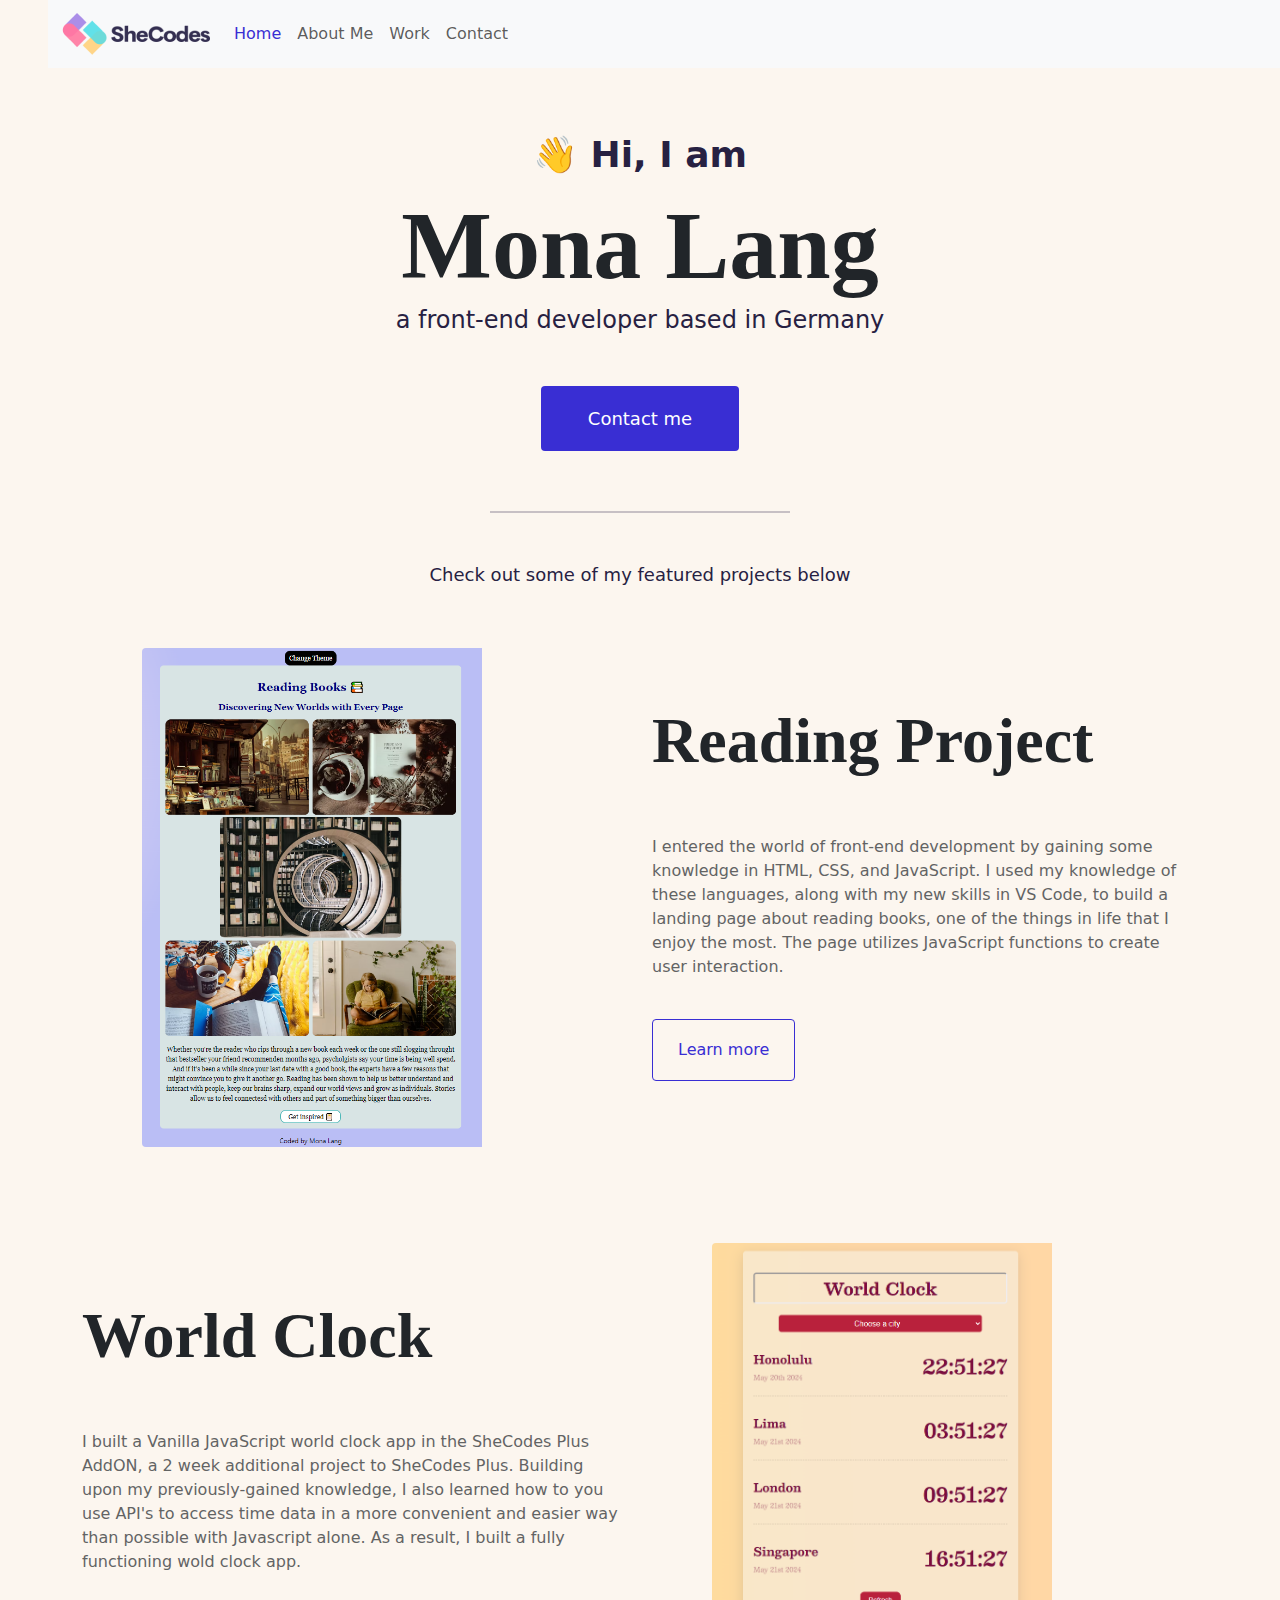
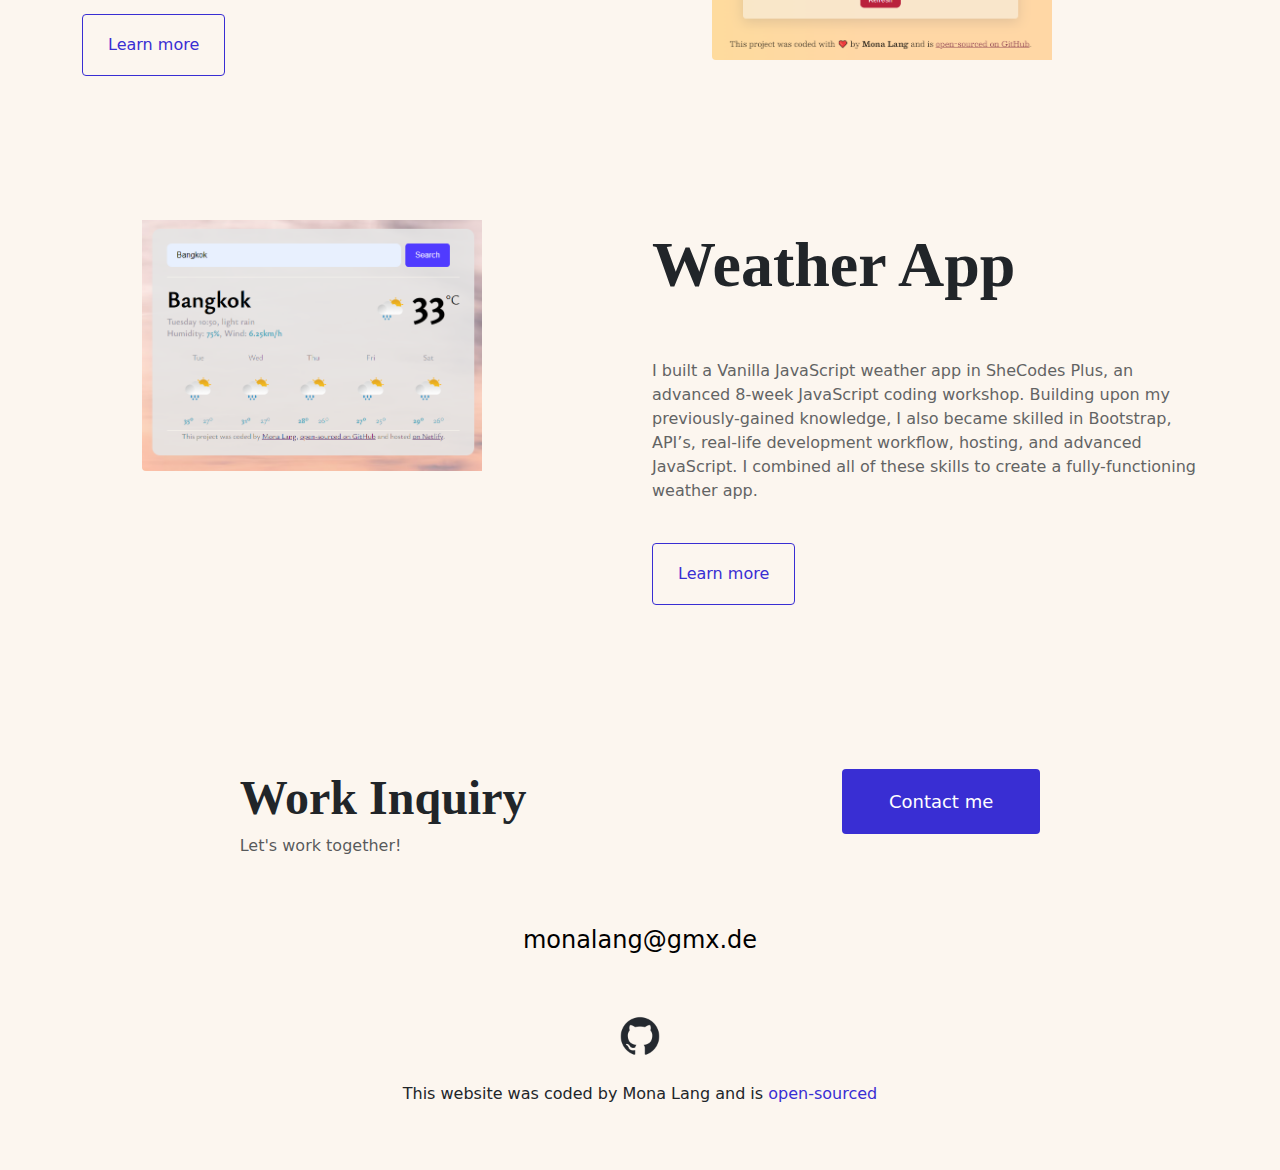
<file: index.html>
<!DOCTYPE html>
<html lang="en">
  <head>
    <meta charset="UTF-8" />
    <meta name="viewport" content="width=device-width, initial-scale=1.0" />
    <meta
      name="description"
      content="Mona is a front-end developer based in Germany."
    />
    <link
      href="https://cdn.jsdelivr.net/npm/bootstrap@5.3.3/dist/css/bootstrap.min.css"
      rel="stylesheet"
      integrity="sha384-QWTKZyjpPEjISv5WaRU9OFeRpok6YctnYmDr5pNlyT2bRjXh0JMhjY6hW+ALEwIH"
      crossorigin="anonymous"
    />
    <link rel="stylesheet" href="/css/styles.css" />
    <script
      src="https://cdn.jsdelivr.net/npm/bootstrap@5.3.3/dist/js/bootstrap.bundle.min.js"
      integrity="sha384-YvpcrYf0tY3lHB60NNkmXc5s9fDVZLESaAA55NDzOxhy9GkcIdslK1eN7N6jIeHz"
      crossorigin="anonymous"
    ></script>
    <title>Fronte-end developer - Mona Lang</title>
  </head>
  <body>
    <nav class="navbar navbar-expand-lg bg-body-tertiary ms-5">
      <div class="container-fluid">
        <a class="navbar-brand" href="/" title="Homepage">
          <img src="/images/logo.png" alt="SheCodes logo" />
        </a>
        <button
          class="navbar-toggler"
          type="button"
          data-bs-toggle="collapse"
          data-bs-target="#navbarNav"
          aria-controls="navbarNav"
          aria-expanded="false"
          aria-label="Toggle navigation"
        >
          <span class="navbar-toggler-icon"></span>
        </button>
        <div class="collapse navbar-collapse" id="navbarNav">
          <ul class="navbar-nav">
            <li class="nav-item">
              <a
                class="nav-link active"
                aria-current="page"
                href="/"
                title="Homepage"
                >Home</a
              >
            </li>
            <li class="nav-item">
              <a class="nav-link" href="/about.html" title="About Mona"
                >About Me</a
              >
            </li>
            <li class="nav-item">
              <a class="nav-link" href="/work.html">Work</a>
            </li>
            <li class="nav-item">
              <a class="nav-link" href="/contact.html" title="Contact me"
                >Contact</a
              >
            </li>
          </ul>
        </div>
      </div>
    </nav>
    <div class="hero">
      <p class="introduction">👋 Hi, I am</p>
      <h1>Mona Lang</h1>
      <p class="sub-heading mb-5">a front-end developer based in Germany</p>
      <a href="/contact.html" class="btn btn-branding">Contact me</a>
    </div>
    <hr />
    <p class="mt-5 mb-5 project-heading">
      Check out some of my featured projects below
    </p>
    <div class="container pb-5">
      <div class="row pb-5">
        <div class="col d-none d-lg-block">
          <img
            src="/images/reading-books.png"
            alt="Reading books homepage preview"
            class="img-fluid project-img"
          />
        </div>
        <div class="col">
          <h2>Reading Project</h2>
          <p class="project-paragraph">
            I entered the world of front-end development by gaining some
            knowledge in HTML, CSS, and JavaScript. I used my knowledge of these
            languages, along with my new skills in VS Code, to build a landing
            page about reading books, one of the things in life that I enjoy the
            most. The page utilizes JavaScript functions to create user
            interaction.
          </p>
          <a href="/work.html#reading-homepage" class="btn btn-projects mt-4"
            >Learn more</a
          >
        </div>
      </div>
      <div class="row mt-5 pb-5">
        <div class="col">
          <h2>World Clock</h2>
          <p class="project-paragraph">
            I built a Vanilla JavaScript world clock app in the SheCodes Plus
            AddON, a 2 week additional project to SheCodes Plus. Building upon
            my previously-gained knowledge, I also learned how to you use API's
            to access time data in a more convenient and easier way than
            possible with Javascript alone. As a result, I built a fully
            functioning wold clock app.
          </p>
          <a href="/work.html#world-clock" class="btn btn-projects mt-4"
            >Learn more</a
          >
        </div>
        <div class="col d-none d-lg-block">
          <img
            src="/images/world-clock.png"
            alt="World Clock preview"
            class="img-fluid project-img"
          />
        </div>
      </div>
      <div class="row mt-5 pb-5">
        <div class="col-6 d-none d-lg-block">
          <img
            src="/images/weather-app.png"
            alt="Weather app preview"
            class="img-fluid project-img pt-5"
          />
        </div>
        <div class="col">
          <h2>Weather App</h2>
          <p class="project-paragraph">
            I built a Vanilla JavaScript weather app in SheCodes Plus, an
            advanced 8-week JavaScript coding workshop. Building upon my
            previously-gained knowledge, I also became skilled in Bootstrap,
            API’s, real-life development workflow, hosting, and advanced
            JavaScript. I combined all of these skills to create a
            fully-functioning weather app.
          </p>
          <a href="/work.html#weather-app" class="btn btn-projects mt-4"
            >Learn more</a
          >
        </div>
      </div>
      <footer>
        <div class="contact-box d-flex justify-content-around mb-5 mt-5">
          <div class="mt-3">
            <h4>Work Inquiry</h4>
            <p class="text-muted">Let's work together!</p>
          </div>
          <div>
            <a href="/contact.html" class="btn btn-branding mt-3">Contact me</a>
          </div>
        </div>
        <div class="d-flex justify-content-center mb-5">
          <a href="mailto:monalang@gmx.de" class="email-link" title="Email me"
            >monalang@gmx.de</a
          >
        </div>
        <div class="social-links d-flex justify-content-center">
          <a
            href="https://www.github.com/mlang1988"
            target="_blank"
            rel="noopener noreferrer"
            title="GitHub profile"
            ><img
              src="/images/github-mark.png"
              alt="GitHub logo"
              width="40px"
              class="github-logo"
            />
          </a>
        </div>
        <p class="text-center mt-3">
          This website was coded by Mona Lang and is
          <a
            href="https://github.com/mlang1988/portfolio_project"
            target="_blank"
            rel="noopener noreferrer"
            class="github-link"
            >open-sourced</a
          >
        </p>
      </footer>
    </div>
  </body>
</html>
</file>
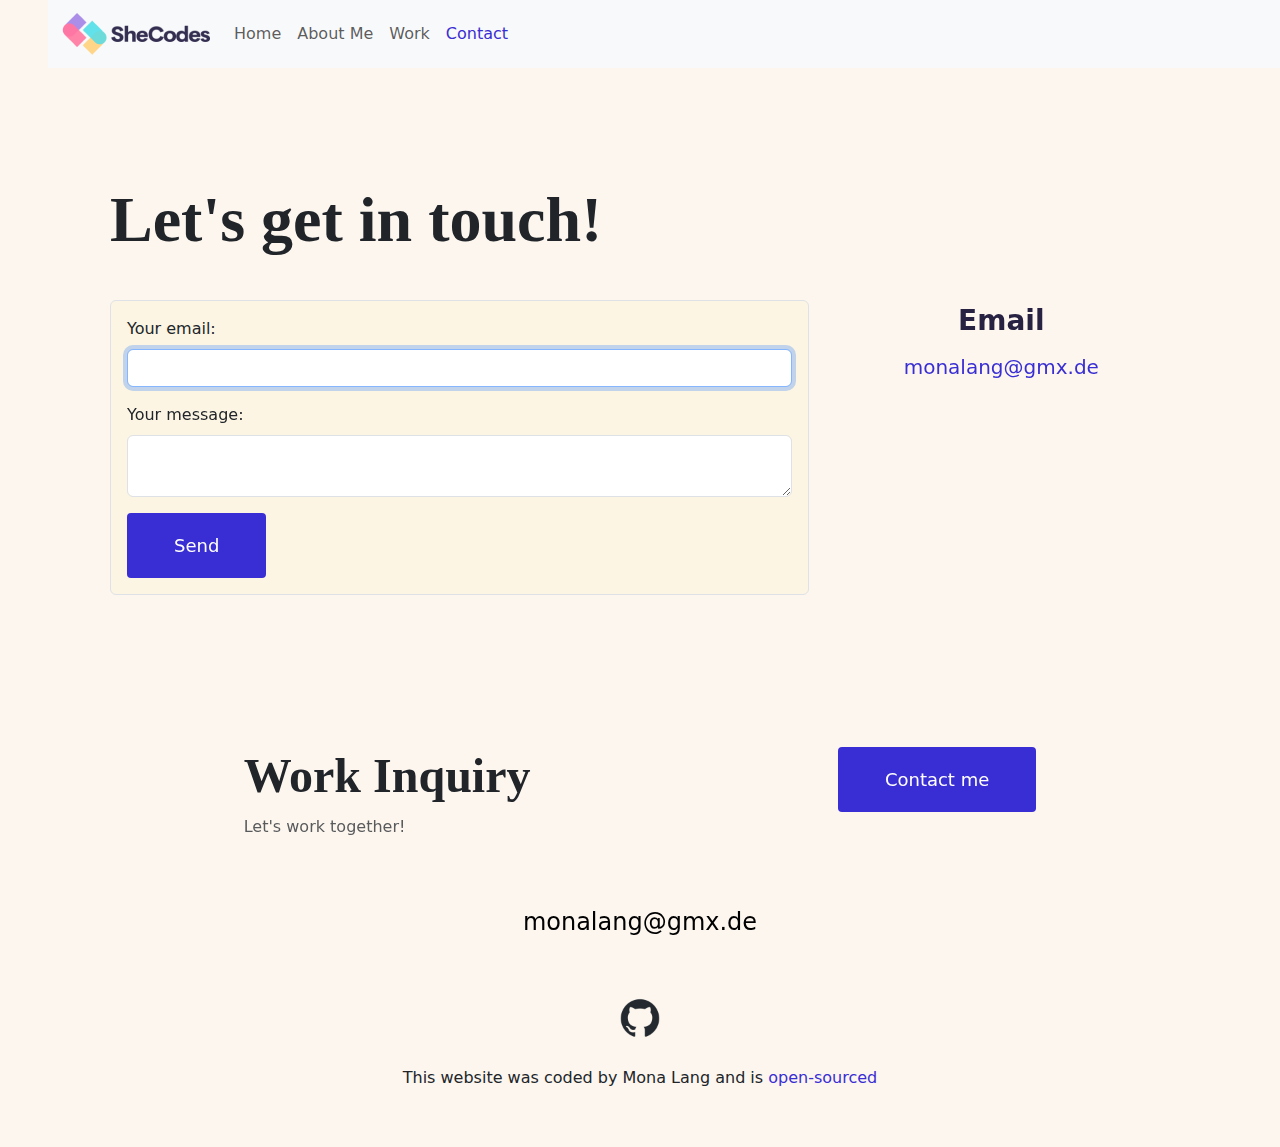
<file: contact.html>
<!DOCTYPE html>
<html lang="en">
  <head>
    <meta charset="UTF-8" />
    <meta name="viewport" content="width=device-width, initial-scale=1.0" />
    <meta name="description" content="How you can contact me" />
    <link
      href="https://cdn.jsdelivr.net/npm/bootstrap@5.3.3/dist/css/bootstrap.min.css"
      rel="stylesheet"
      integrity="sha384-QWTKZyjpPEjISv5WaRU9OFeRpok6YctnYmDr5pNlyT2bRjXh0JMhjY6hW+ALEwIH"
      crossorigin="anonymous"
    />
    <link rel="stylesheet" href="/css/styles.css" />
    <script
      src="https://cdn.jsdelivr.net/npm/bootstrap@5.3.3/dist/js/bootstrap.bundle.min.js"
      integrity="sha384-YvpcrYf0tY3lHB60NNkmXc5s9fDVZLESaAA55NDzOxhy9GkcIdslK1eN7N6jIeHz"
      crossorigin="anonymous"
    ></script>
    <title>Contact Mona Lang</title>
  </head>
  <body>
    <nav class="navbar navbar-expand-lg bg-body-tertiary ms-5">
      <div class="container-fluid">
        <a class="navbar-brand" href="/" title="Homepage">
          <img src="/images/logo.png" alt="SheCodes logo" />
        </a>
        <button
          class="navbar-toggler"
          type="button"
          data-bs-toggle="collapse"
          data-bs-target="#navbarNav"
          aria-controls="navbarNav"
          aria-expanded="false"
          aria-label="Toggle navigation"
        >
          <span class="navbar-toggler-icon"></span>
        </button>
        <div class="collapse navbar-collapse" id="navbarNav">
          <ul class="navbar-nav">
            <li class="nav-item">
              <a class="nav-link" href="/" title="Homepage">Home</a>
            </li>
            <li class="nav-item">
              <a class="nav-link" href="/about.html" title="About Mona"
                >About Me</a
              >
            </li>
            <li class="nav-item">
              <a class="nav-link" href="/work.html">Work</a>
            </li>
            <li class="nav-item">
              <a
                class="nav-link active"
                aria-current="page"
                href="/contact.html"
                title="Contact me"
                >Contact</a
              >
            </li>
          </ul>
        </div>
      </div>
    </nav>
    <div class="content-container container">
      <div class="content">
        <h1 class="mb-5">Let's get in touch!</h1>
        <div class="row">
          <div class="col-md-8">
            <form action="" class="border p-3 rounded mb-3 contact-form">
              <div class="mb-3">
                <label for="" class="form-label"> Your email:</label>
                <input
                  type="email"
                  name="_replyto"
                  class="form-control"
                  required
                  autofocus
                />
              </div>
              <div class="mb-3">
                <label for="" class="form-label">Your message:</label>
                <textarea
                  name="message"
                  class="form-control"
                  required
                ></textarea>
              </div>
              <button class="btn btn-branding" type="submit">Send</button>
            </form>
          </div>
          <div class="col-md-4">
            <h3 class="text-center fs-3">Email</h3>
            <p class="text-center">
              <a href="mailto:monalang@gmx.de" class="contact-email"
                >monalang@gmx.de</a
              >
            </p>
          </div>
        </div>
      </div>
      <footer>
        <div class="contact-box d-flex justify-content-around mb-5 mt-5">
          <div class="mt-3">
            <h4>Work Inquiry</h4>
            <p class="text-muted">Let's work together!</p>
          </div>
          <div>
            <a href="/contact.html" class="btn btn-branding mt-3">Contact me</a>
          </div>
        </div>
        <div class="d-flex justify-content-center mb-5">
          <a href="mailto:monalang@gmx.de" class="email-link" title="Email me"
            >monalang@gmx.de</a
          >
        </div>
        <div class="social-links d-flex justify-content-center">
          <a
            href="https://www.github.com/mlang1988"
            target="_blank"
            rel="noopener noreferrer"
            title="GitHub profile"
            ><img
              src="/images/github-mark.png"
              alt="GitHub logo"
              width="40px"
              class="github-logo"
            />
          </a>
        </div>
        <p class="text-center mt-3">
          This website was coded by Mona Lang and is
          <a
            href="https://github.com/mlang1988/portfolio_project"
            target="_blank"
            rel="noopener noreferrer"
            class="github-link"
            >open-sourced</a
          >
        </p>
      </footer>
    </div>
  </body>
</html>
</file>
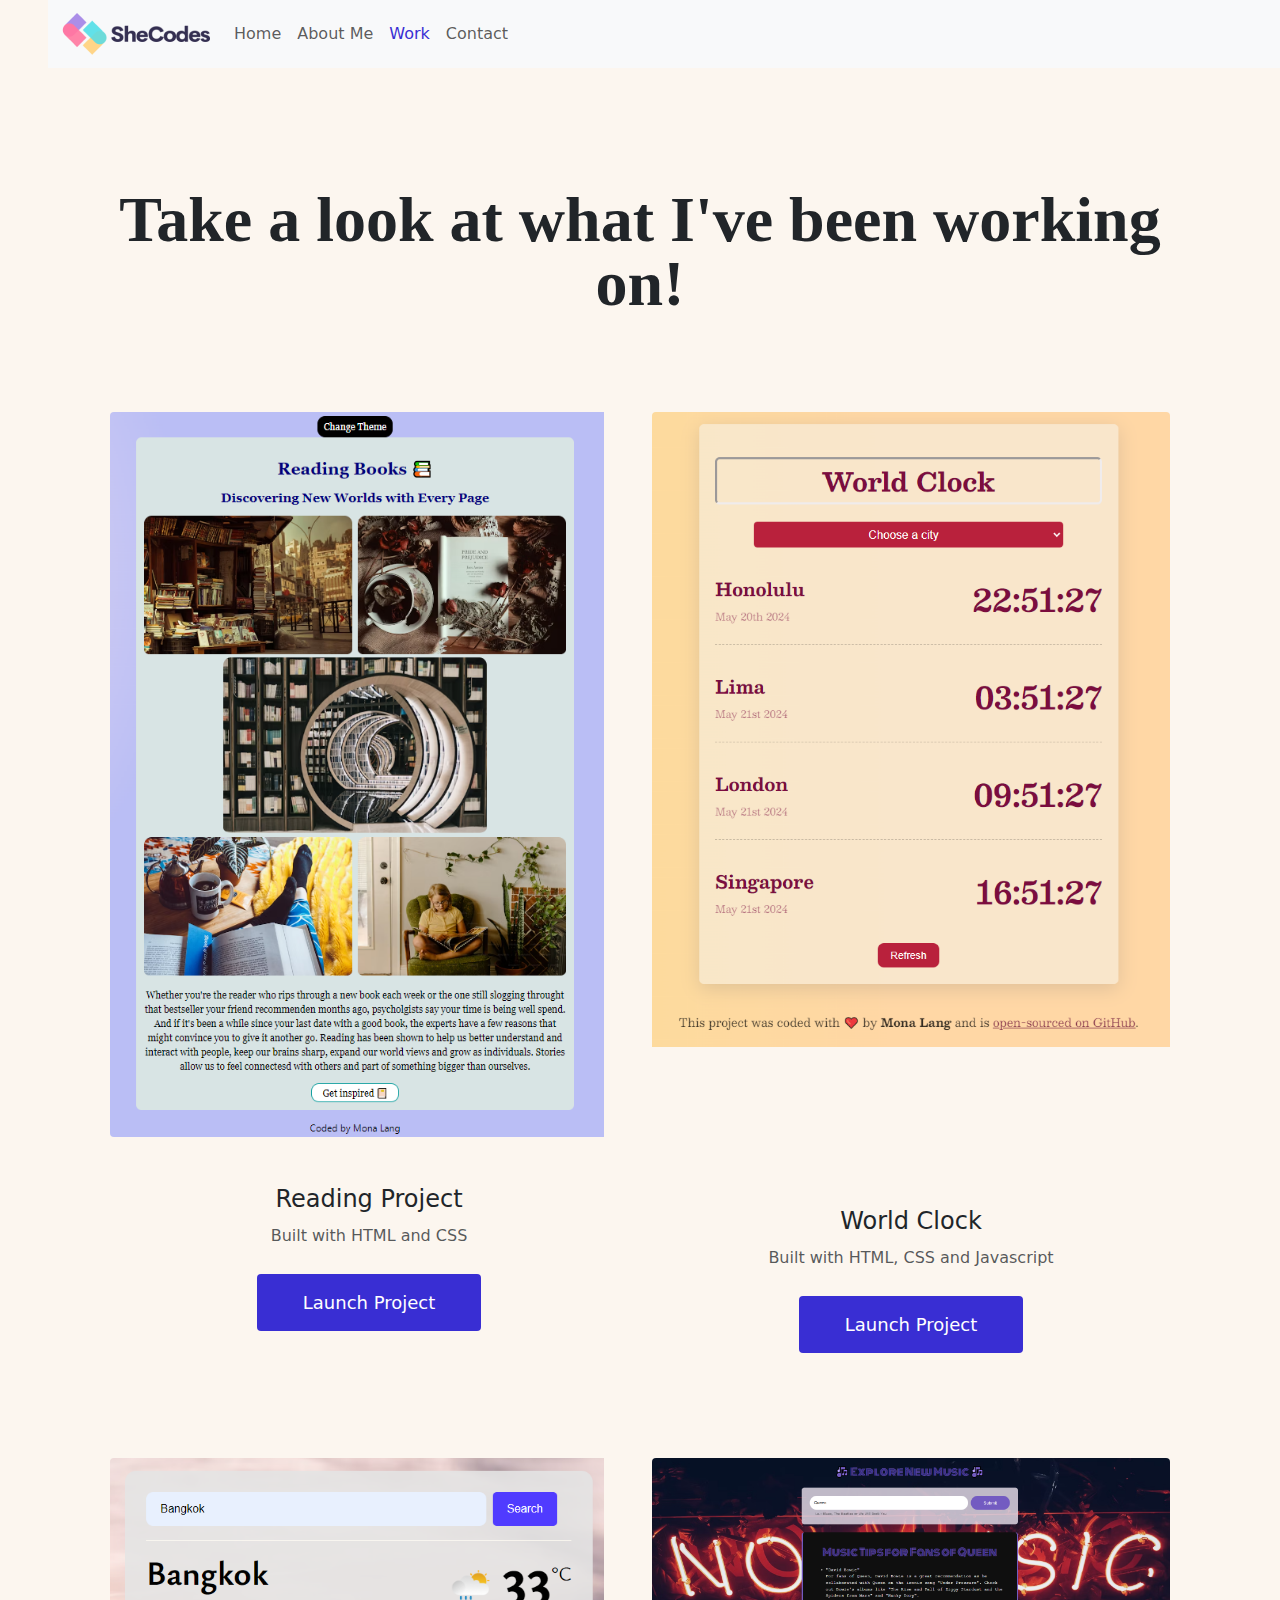
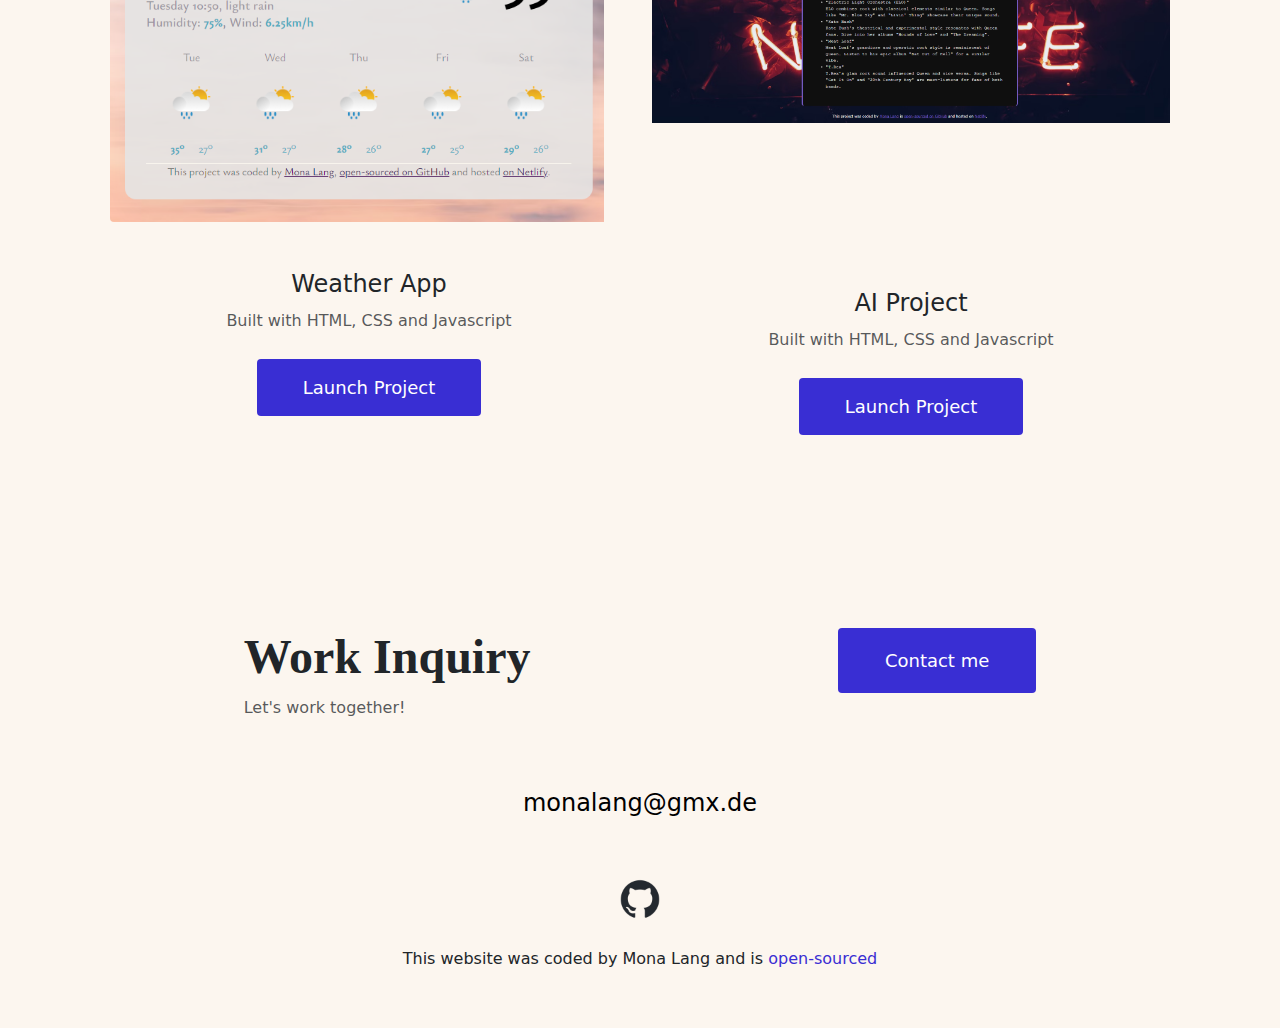
<file: work.html>
<!DOCTYPE html>
<html lang="en">
  <head>
    <meta charset="UTF-8" />
    <meta name="viewport" content="width=device-width, initial-scale=1.0" />
    <meta
      name="description"
      content="View details of projects I have worked on so far"
    />
    <link
      href="https://cdn.jsdelivr.net/npm/bootstrap@5.3.3/dist/css/bootstrap.min.css"
      rel="stylesheet"
      integrity="sha384-QWTKZyjpPEjISv5WaRU9OFeRpok6YctnYmDr5pNlyT2bRjXh0JMhjY6hW+ALEwIH"
      crossorigin="anonymous"
    />
    <link rel="stylesheet" href="/css/styles.css" />
    <script
      src="https://cdn.jsdelivr.net/npm/bootstrap@5.3.3/dist/js/bootstrap.bundle.min.js"
      integrity="sha384-YvpcrYf0tY3lHB60NNkmXc5s9fDVZLESaAA55NDzOxhy9GkcIdslK1eN7N6jIeHz"
      crossorigin="anonymous"
    ></script>
    <title>Project Previews</title>
  </head>
  <body>
    <nav class="navbar navbar-expand-lg bg-body-tertiary ms-5">
      <div class="container-fluid">
        <a class="navbar-brand" href="/" title="Homepage">
          <img src="/images/logo.png" alt="SheCodes logo" />
        </a>
        <button
          class="navbar-toggler"
          type="button"
          data-bs-toggle="collapse"
          data-bs-target="#navbarNav"
          aria-controls="navbarNav"
          aria-expanded="false"
          aria-label="Toggle navigation"
        >
          <span class="navbar-toggler-icon"></span>
        </button>
        <div class="collapse navbar-collapse" id="navbarNav">
          <ul class="navbar-nav">
            <li class="nav-item">
              <a class="nav-link" href="/" title="Homepage">Home</a>
            </li>
            <li class="nav-item">
              <a class="nav-link" href="/about.html" title="About Mona"
                >About Me</a
              >
            </li>
            <li class="nav-item">
              <a class="nav-link active" aria-current="page" href="/work.html"
                >Work</a
              >
            </li>
            <li class="nav-item">
              <a class="nav-link" href="/contact.html" title="Contact me"
                >Contact</a
              >
            </li>
          </ul>
        </div>
      </div>
    </nav>
    <div class="content-container container">
      <div class="content">
        <h1 class="mb-5 text-center">
          Take a look at what I've been working on!
        </h1>
        <div class="row">
          <div class="col-md-6 mb-4 mt-5">
            <img
              src="/images/reading-books.png"
              alt="Reading books homepage preview"
              class="img-fluid pe-4"
              id="reading-homepage"
            />
            <h4 class="text-center mt-5">Reading Project</h4>
            <p class="text-center text-muted">Built with HTML and CSS</p>
            <div class="text-center pt-4 mb-5">
              <a
                class="btn-branding"
                href="https://musical-salamander-b0c2be.netlify.app/"
                target="_blank"
                >Launch Project</a
              >
            </div>
          </div>
          <div class="col-md-6 mb-4 mt-5">
            <img
              src="/images/world-clock.png"
              alt="World Clock preview"
              class="img-fluid world-clock"
              id="world-clock"
            />
            <h4 class="text-center mt-5">World Clock</h4>
            <p class="text-center text-muted">
              Built with HTML, CSS and Javascript
            </p>
            <div class="text-center pt-4 mb-5">
              <a
                class="btn-branding"
                href="https://friendly-otter-2a245c.netlify.app/"
                target="_blank"
                >Launch Project</a
              >
            </div>
          </div>
          <div class="col-md-6 mb-4 mt-5">
            <img
              src="/images/weather-app.png"
              alt="Weather app preview"
              class="img-fluid pe-4"
              id="weather-app"
            />
            <h4 class="text-center mt-5">Weather App</h4>
            <p class="text-center text-muted">
              Built with HTML, CSS and Javascript
            </p>
            <div class="text-center pt-4 mb-5">
              <a
                class="btn-branding"
                href="https://my-weatherapp-shecodes.netlify.app/"
                target="_blank"
                >Launch Project</a
              >
            </div>
          </div>
          <div class="col-md-6 mb-4 mt-5">
            <img
              src="/images/AI-music-tips.png"
              alt="AI project preview"
              class="img-fluid ai-img"
            />
            <h4 class="text-center mt-5">AI Project</h4>
            <p class="text-center text-muted">
              Built with HTML, CSS and Javascript
            </p>
            <div class="text-center pt-4 mb-5">
              <a
                class="btn-branding"
                href="https://sparkly-rolypoly-eac345.netlify.app/"
                target="_blank"
                >Launch Project</a
              >
            </div>
          </div>
        </div>
      </div>
      <footer>
        <div class="contact-box d-flex justify-content-around mb-5 mt-5">
          <div class="mt-3">
            <h4>Work Inquiry</h4>
            <p class="text-muted">Let's work together!</p>
          </div>
          <div>
            <a href="/contact.html" class="btn btn-branding mt-3">Contact me</a>
          </div>
        </div>
        <div class="d-flex justify-content-center mb-5">
          <a href="mailto:monalang@gmx.de" class="email-link" title="Email me"
            >monalang@gmx.de</a
          >
        </div>
        <div class="social-links d-flex justify-content-center">
          <a
            href="https://www.github.com/mlang1988"
            target="_blank"
            rel="noopener noreferrer"
            title="GitHub profile"
            ><img
              src="/images/github-mark.png"
              alt="GitHub logo"
              width="40px"
              class="github-logo"
            />
          </a>
        </div>
        <p class="text-center mt-3">
          This website was coded by Mona Lang and is
          <a
            href="https://github.com/mlang1988/portfolio_project"
            target="_blank"
            rel="noopener noreferrer"
            class="github-link"
            >open-sourced</a
          >
        </p>
      </footer>
    </div>
  </body>
</html>
</file>
<file: css/styles.css>
:root {
  --branding-color: #392ed3;
  --secondary-color: #272142;
  --heading-font-family: "Baskerville Old Face", serif;
  --default-font-family: "Segoe UI", Tahoma, Geneva, Verdana, sans;
}

body {
  background: #fcf6ef;
}

a {
  text-decoration: none;
}

.active {
  color: var(--branding-color) !important;
}

ul a:hover {
  color: var(--branding-color) !important;
}

.hero {
  background-color: #fcf6ef;
  padding: 60px 20px;
  text-align: center;
}

h1 {
  font-family: var(--heading-font-family);
  font-size: 96px;
  font-weight: bold;
  line-height: 1;
}

h2 {
  margin: 55px 0;
  font-family: var(--heading-font-family);
  font-weight: bold;
  font-size: 64px;
}

h4 {
  font-size: 24px;
  font-family: var(--default-font-family);
}

hr {
  width: 300px;
  display: block;
  margin: 0 auto;
  border: 1px solid var(--secondary-color);
}

img {
  border-radius: 4px;
}

.introduction {
  font-family: var(--default-font-family);
  font-size: 36px;
  font-weight: bold;
  color: var(--secondary-color);
}

.project-heading {
  text-align: center;
  font-family: var(--default-font-family);
  color: var(--secondary-color);
  font-size: 18px;
}

.sub-heading {
  font-family: var(--default-font-family);
  font-size: 24px;
  font-weight: 400;
  color: var(--secondary-color);
}

.btn-branding {
  border-radius: 4px;
  background-color: var(--branding-color);
  color: white !important;
  padding: 18px 46px;
  font-family: var(--default-font-family);
  font-weight: 400;
  font-size: 18px;
  transition: all 200ms ease-in-out;
}

.btn-branding:hover {
  color: var(--branding-color) !important;
  background-color: white;
  border: 1px solid var(--branding-color);
  font-weight: 500;
}

.container {
  margin-top: 60px;
}

.project-img {
  width: 400px;
  margin-left: 60px;
  border-radius: 4px;
  padding-right: 60px;
}

.project-paragraph {
  text-align: left;
  opacity: 70%;
  font-size: 16px;
}

.btn-projects {
  border-radius: 4px;
  padding: 18px 25px;
  border: 1px solid var(--branding-color);
  color: var(--branding-color);
  font-size: 16px;
  font-weight: 500;
  transition: all 200ms ease-in-out;
}

.btn-projects:hover {
  border-radius: 4px;
  padding: 18px 25px;
  border: 1px solid var(--branding-color);
  color: var(--branding-color);
  font-size: 16px;
  font-weight: 500;
  transform: scale(1.2);
}

.content-container {
  padding: 40px 20px;
}

.content-container h1 {
  font-family: var(--heading-font-family);
  font-size: 64px;
}

.content-container h3 {
  font-family: var(--default-font-family);
  font-size: 24px;
  color: var(--secondary-color);
  font-weight: bold;
  line-height: 1.5;
}

.content-container p {
  line-height: 1.7;
}

.content {
  padding: 20px;
}

.profile-img {
  width: 600px;
}

.world-clock {
  padding-bottom: 112px;
}

.ai-img {
  padding-bottom: 118px;
}

.contact-form {
  background: #fcf5e4;
}

.contact-email {
  text-decoration: none;
  color: var(--branding-color);
  font-size: 20px;
}

.contact-email:hover {
  filter: brightness(200%);
}

footer {
  margin-top: 100px;
}

footer .contact-box h4 {
  font-family: var(--heading-font-family);
  font-size: 48px;
  font-weight: bold;
}

footer .email-link {
  text-decoration: none;
  color: black;
  font-family: var(--default-font-family);
  font-size: 24px;
}

footer .email-link:hover {
  color: var(--branding-color);
}

footer .social-links a {
  padding: 10px 14px;
  border-radius: 50%;
  margin: 0 20px;
  transition: all 100ms ease-in-out;
}

footer .github-logo {
  transition: all 200ms ease-in-out;
}

footer .github-logo:hover {
  transform: scale(1.4);
}

footer .github-link {
  color: var(--branding-color);
}

@media (max-width: 992px) {
  h1 {
    font-size: 48px;
  }

  h2 {
    text-align: center;
    font-size: 32px;
  }
  .project-paragraph {
    text-align: center;
    width: 100%;
  }
  .btn-projects {
    display: block;
    margin: 0 auto;
    width: 100%;
  }

  .content-container {
    text-align: center;
    padding: 0;
  }
  .content-container img {
    padding: 10px;
  }
  footer .contact-box h4 {
    font-size: 24px;
  }
}
</file>
